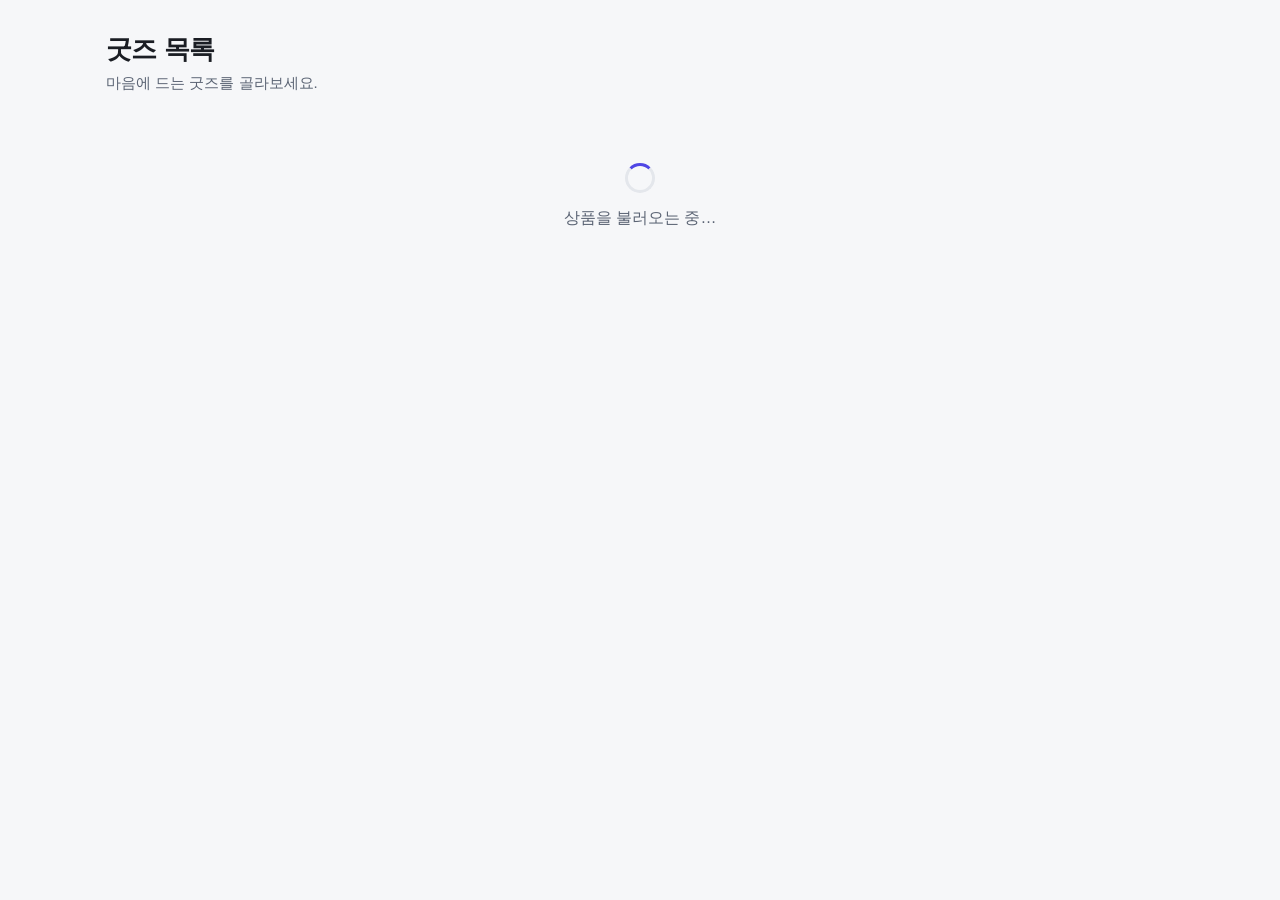
<file: index.html>
<!DOCTYPE html>
<html lang="ko">
<head>
<meta charset="UTF-8">
<meta name="viewport" content="width=device-width, initial-scale=1">
<title>굿즈샵 — 상품 목록</title>
<link rel="stylesheet" href="assets/css/style.css">
</head>
<body>

<div id="header"></div>

<main class="container">
  <h1 class="page-title">굿즈 목록</h1>
  <p class="page-desc">마음에 드는 굿즈를 골라보세요.</p>

  <div id="content">
    <div class="loading"><div class="spinner"></div>상품을 불러오는 중…</div>
  </div>
</main>

<script type="module">
import { supabase, formatWon, escapeHtml, productThumb } from './assets/js/supabase.js';
import { renderHeader } from './assets/js/auth.js';

renderHeader('index.html');

const content = document.getElementById('content');

const { data: products, error } = await supabase
  .from('products')
  .select('id, name, description, price, emoji, image_url, stock')
  .order('id');

if (error) {
  content.innerHTML = `
    <div class="alert alert-error">
      상품을 불러오지 못했습니다: ${escapeHtml(error.message)}
      <div class="form-hint">데이터베이스 설정(SQL 실행)이 끝났는지 확인해 주세요.</div>
    </div>`;
} else if (!products || products.length === 0) {
  content.innerHTML = `
    <div class="empty">
      <span class="emoji">📦</span>
      아직 등록된 상품이 없습니다.
    </div>`;
} else {
  content.innerHTML = `
    <div class="product-grid">
      ${products.map(renderCard).join('')}
    </div>`;
}

function renderCard(p) {
  const soldOut = p.stock <= 0;
  return `
    <article class="product-card">
      ${productThumb(p)}
      <div class="product-body">
        <div class="product-name">${escapeHtml(p.name)}</div>
        <div class="product-desc">${escapeHtml(p.description)}</div>
        <div class="product-price">${formatWon(p.price)}</div>
        <div class="product-stock">${soldOut ? '품절' : `재고 ${p.stock}개`}</div>
        ${soldOut
          ? `<button class="btn btn-block" disabled>품절</button>`
          : `<a class="btn btn-block" href="checkout.html?product=${p.id}">구매하기</a>`}
      </div>
    </article>`;
}
</script>

</body>
</html>
</file>
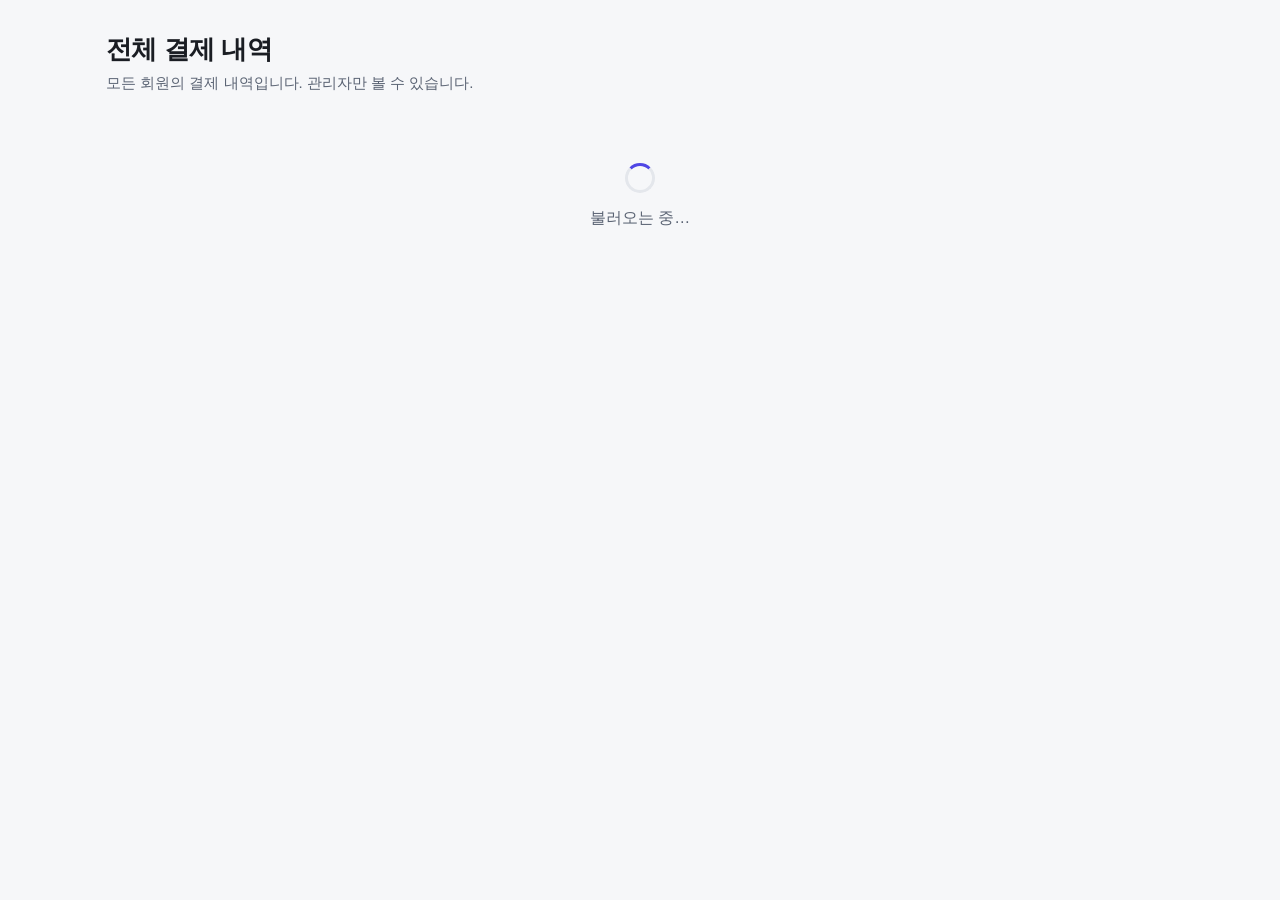
<file: admin.html>
<!DOCTYPE html>
<html lang="ko">
<head>
<meta charset="UTF-8">
<meta name="viewport" content="width=device-width, initial-scale=1">
<title>굿즈샵 — 관리자</title>
<link rel="stylesheet" href="assets/css/style.css">
</head>
<body>

<div id="header"></div>

<main class="container">
  <h1 class="page-title">전체 결제 내역</h1>
  <p class="page-desc">모든 회원의 결제 내역입니다. 관리자만 볼 수 있습니다.</p>

  <div id="content">
    <div class="loading"><div class="spinner"></div>불러오는 중…</div>
  </div>
</main>

<script type="module">
import { supabase, formatWon, formatDate, escapeHtml } from './assets/js/supabase.js';
import { renderHeader, requireAdmin } from './assets/js/auth.js';

renderHeader('admin.html');

const content = document.getElementById('content');

// 화면 차단 (편의용). 진짜 차단은 데이터베이스 RLS가 합니다.
const user = await requireAdmin();
if (!user) throw new Error('not admin');

// profiles(email) 부분이 "주문한 사람의 이메일도 같이 가져와줘" 라는 뜻입니다.
// orders.user_id 가 profiles.id 를 가리키고 있어서 이렇게 한 번에 조회됩니다.
const { data: orders, error } = await supabase
  .from('orders')
  .select(`
    order_code, product_name, quantity, amount, status, method,
    approved_at, created_at, fail_reason,
    profiles ( email )
  `)
  .order('created_at', { ascending: false });

if (error) {
  content.innerHTML = `<div class="alert alert-error">${escapeHtml(error.message)}</div>`;
} else if (!orders.length) {
  content.innerHTML = `
    <div class="empty">
      <span class="emoji">📭</span>
      아직 아무도 결제하지 않았습니다.
    </div>`;
} else {
  const paid     = orders.filter((o) => o.status === 'DONE');
  const revenue  = paid.reduce((sum, o) => sum + o.amount, 0);
  const buyers   = new Set(paid.map((o) => o.profiles?.email)).size;

  content.innerHTML = `
    <div class="card stats">
      ${stat('총 주문', orders.length + '건')}
      ${stat('결제 완료', paid.length + '건')}
      ${stat('구매자 수', buyers + '명')}
      ${stat('총 매출', formatWon(revenue), true)}
    </div>

    <div class="table-wrap">
      <table>
        <thead>
          <tr>
            <th>상품</th>
            <th>주문일시</th>
            <th>구매자</th>
            <th class="num">수량</th>
            <th class="num">금액</th>
            <th>결제수단</th>
            <th>상태</th>
          </tr>
        </thead>
        <tbody>
          ${orders.map(renderRow).join('')}
        </tbody>
      </table>
    </div>`;
}

function stat(label, value, highlight = false) {
  return `
    <div>
      <div class="stat-label">${label}</div>
      <div class="stat-value ${highlight ? 'highlight' : ''}">${value}</div>
    </div>`;
}

function renderRow(o) {
  return `
    <tr>
      <td class="cell-title">
        ${escapeHtml(o.product_name)}
        <div class="order-code">${escapeHtml(o.order_code)}</div>
      </td>
      <td data-label="주문일시">${formatDate(o.created_at)}</td>
      <td data-label="구매자">${escapeHtml(o.profiles?.email ?? '알 수 없음')}</td>
      <td data-label="수량" class="num">${o.quantity}개</td>
      <td data-label="금액" class="num">${formatWon(o.amount)}</td>
      <td data-label="결제수단">${escapeHtml(o.method ?? '-')}</td>
      <td data-label="상태">
        <div>
          <span class="badge badge-${o.status}">${statusLabel(o.status)}</span>
          ${o.status === 'FAILED' && o.fail_reason
            ? `<div class="fail-reason">${escapeHtml(o.fail_reason)}</div>`
            : ''}
        </div>
      </td>
    </tr>`;
}

function statusLabel(status) {
  return {
    DONE: '결제완료',
    PENDING: '결제대기',
    FAILED: '실패',
    CANCELED: '취소됨',
  }[status] ?? status;
}
</script>

</body>
</html>
</file>
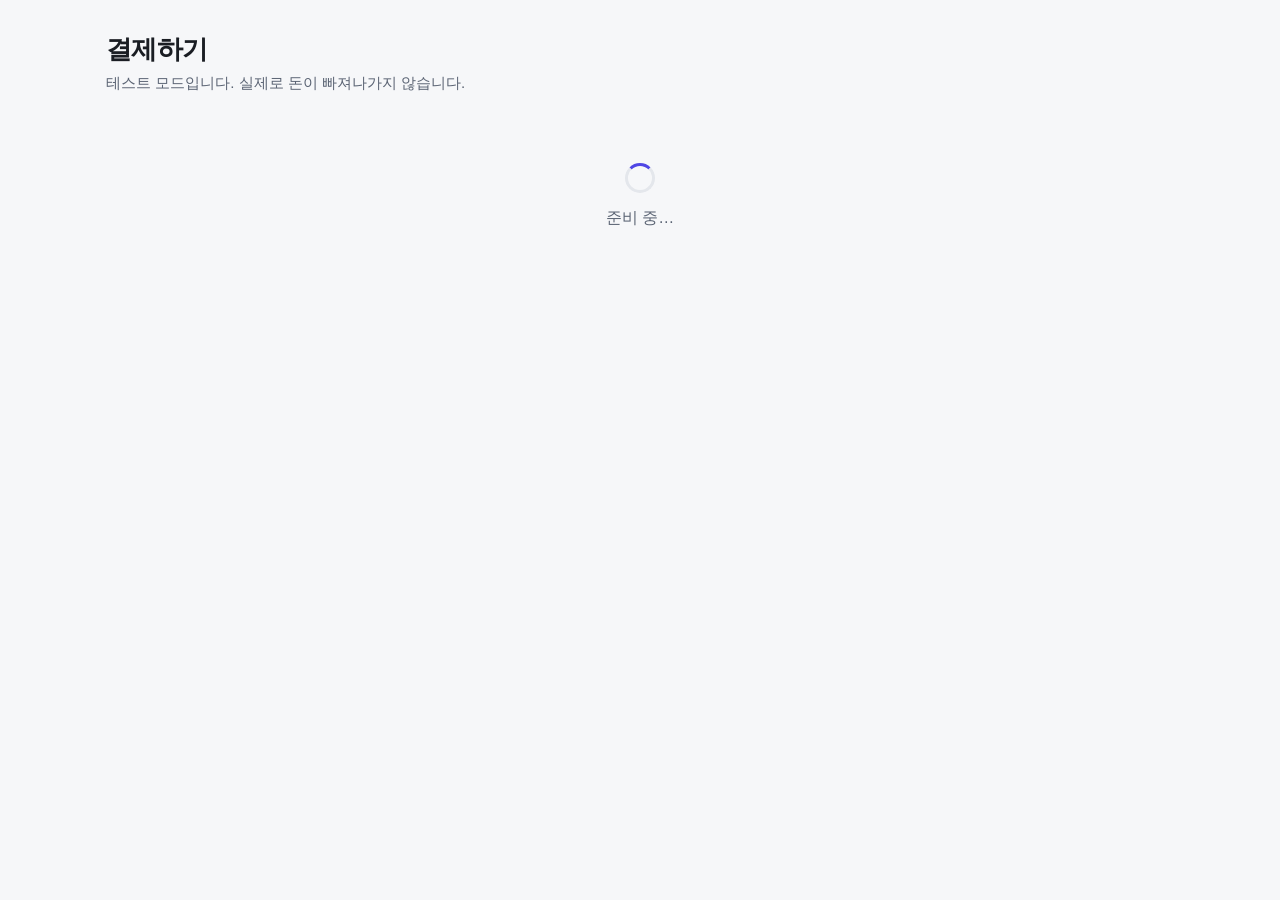
<file: checkout.html>
<!DOCTYPE html>
<html lang="ko">
<head>
<meta charset="UTF-8">
<meta name="viewport" content="width=device-width, initial-scale=1">
<title>굿즈샵 — 결제</title>
<link rel="stylesheet" href="assets/css/style.css">
<script src="https://js.tosspayments.com/v2/standard"></script>
</head>
<body>

<div id="header"></div>

<main class="container">
  <h1 class="page-title">결제하기</h1>
  <p class="page-desc">테스트 모드입니다. 실제로 돈이 빠져나가지 않습니다.</p>

  <div id="content">
    <div class="loading"><div class="spinner"></div>준비 중…</div>
  </div>
</main>

<script type="module">
import { supabase, formatWon, escapeHtml, productThumb } from './assets/js/supabase.js';
import { renderHeader, requireLogin } from './assets/js/auth.js';
import { TOSS_CLIENT_KEY, isTossConfigured, siteUrl } from './assets/js/config.js';

renderHeader('');

const content = document.getElementById('content');

// ---- 1. 로그인 확인 ----------------------------------------
const user = await requireLogin();
if (!user) throw new Error('redirecting');   // login.html 로 이동 중

// ---- 2. 어떤 상품인지 확인 ---------------------------------
const productId = Number(new URLSearchParams(location.search).get('product'));
if (!productId) {
  showError('어떤 상품인지 알 수 없습니다.', '상품 목록에서 다시 선택해 주세요.');
  throw new Error('no product');
}

const { data: product, error: productError } = await supabase
  .from('products')
  .select('id, name, description, price, emoji, image_url, stock')
  .eq('id', productId)
  .maybeSingle();

if (productError || !product) {
  showError('상품을 찾을 수 없습니다.', productError?.message ?? '판매가 중단된 상품일 수 있습니다.');
  throw new Error('product not found');
}

if (!isTossConfigured()) {
  showError(
    '토스페이먼츠 설정이 필요합니다.',
    'assets/js/config.js 의 TOSS_CLIENT_KEY 를 채워주세요.'
  );
  throw new Error('toss not configured');
}

// ---- 3. 화면 그리기 ----------------------------------------
const maxQty = Math.min(product.stock, 10);

content.innerHTML = `
  <div class="checkout-layout">
    <!-- 폰: 상품 → 결제수단 → 금액·결제버튼 순서 / PC: 왼쪽 결제수단, 오른쪽 상품·금액 -->

    <div class="card checkout-item">
      <div class="order-item">
        ${productThumb(product)}
        <div style="min-width:0">
          <div class="order-item-name">${escapeHtml(product.name)}</div>
          <div class="order-item-desc">${escapeHtml(product.description)}</div>
        </div>
      </div>

      <div class="form-row">
        <label for="qty">수량</label>
        <select id="qty">
          ${Array.from({ length: maxQty }, (_, i) =>
            `<option value="${i + 1}">${i + 1}개</option>`).join('')}
        </select>
      </div>
    </div>

    <div class="checkout-widgets">
      <div id="payment-method"></div>
      <div id="agreement"></div>
    </div>

    <div class="card checkout-pay">
      <div class="summary" style="border-top:none;margin-top:0;padding-top:0">
        <div class="summary-row">
          <span>상품 금액</span><span id="unit">${formatWon(product.price)}</span>
        </div>
        <div class="summary-row">
          <span>수량</span><span id="qty-label">1개</span>
        </div>
        <div class="summary-row total">
          <span>총 결제금액</span><span id="total">${formatWon(product.price)}</span>
        </div>
      </div>

      <div id="pay-message" style="margin-top:14px"></div>

      <button class="btn btn-block btn-lg" id="pay-btn" style="margin-top:14px">
        ${formatWon(product.price)} 결제하기
      </button>
    </div>
  </div>`;

const qtySelect  = document.getElementById('qty');
const qtyLabel   = document.getElementById('qty-label');
const totalLabel = document.getElementById('total');
const payBtn     = document.getElementById('pay-btn');
const payMessage = document.getElementById('pay-message');

// ---- 4. 토스 결제위젯 띄우기 --------------------------------
// customerKey: 이 사람을 구분하는 값. 로그인 계정 ID를 씁니다.
const widgets = TossPayments(TOSS_CLIENT_KEY).widgets({ customerKey: user.id });

let amount = product.price;

await widgets.setAmount({ currency: 'KRW', value: amount });
await Promise.all([
  widgets.renderPaymentMethods({ selector: '#payment-method', variantKey: 'DEFAULT' }),
  widgets.renderAgreement({ selector: '#agreement', variantKey: 'AGREEMENT' }),
]);

qtySelect.addEventListener('change', async () => {
  const qty = Number(qtySelect.value);
  amount = product.price * qty;
  qtyLabel.textContent = `${qty}개`;
  totalLabel.textContent = formatWon(amount);
  payBtn.textContent = `${formatWon(amount)} 결제하기`;
  await widgets.setAmount({ currency: 'KRW', value: amount });
});

// ---- 5. 결제 요청 ------------------------------------------
payBtn.addEventListener('click', async () => {
  payBtn.disabled = true;
  payBtn.textContent = '주문 생성 중…';
  payMessage.innerHTML = '';

  try {
    // ★ 금액은 보내지 않습니다. 데이터베이스가 직접 계산합니다.
    //    (자세한 이유는 ARCH.md의 create_order 설명 참고)
    const { data, error } = await supabase.rpc('create_order', {
      p_product_id: product.id,
      p_quantity: Number(qtySelect.value),
    });

    if (error) throw new Error(error.message);

    const order = Array.isArray(data) ? data[0] : data;
    if (!order?.order_code) throw new Error('주문 생성에 실패했습니다.');

    // 데이터베이스가 계산한 금액을 최종 기준으로 삼습니다.
    if (order.amount !== amount) {
      amount = order.amount;
      await widgets.setAmount({ currency: 'KRW', value: amount });
    }

    payBtn.textContent = '결제창으로 이동 중…';

    await widgets.requestPayment({
      orderId:   order.order_code,
      orderName: order.product_name,
      successUrl: siteUrl('success.html'),
      failUrl:    siteUrl('fail.html'),
      customerEmail: user.email,
    });
    // 여기서 토스 결제창으로 넘어갑니다.
  } catch (err) {
    payMessage.innerHTML =
      `<div class="alert alert-error">${escapeHtml(err.message ?? '결제를 시작하지 못했습니다.')}</div>`;
    payBtn.disabled = false;
    payBtn.textContent = `${formatWon(amount)} 결제하기`;
  }
});

function showError(title, detail) {
  content.innerHTML = `
    <div class="result">
      <div class="icon">⚠️</div>
      <h1>${escapeHtml(title)}</h1>
      <p>${escapeHtml(detail)}</p>
      <a class="btn" href="index.html">상품 목록으로</a>
    </div>`;
}
</script>

</body>
</html>
</file>
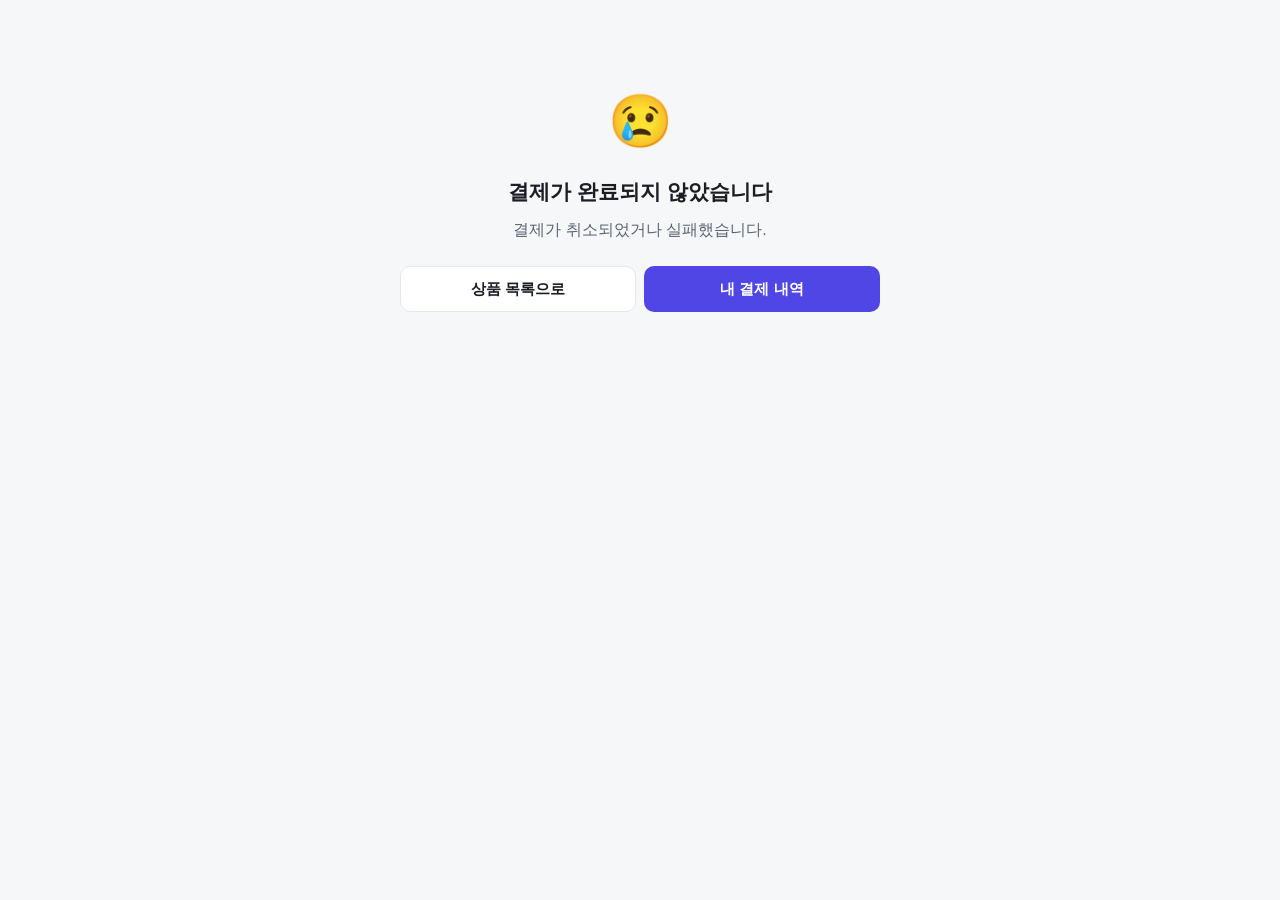
<file: fail.html>
<!DOCTYPE html>
<html lang="ko">
<head>
<meta charset="UTF-8">
<meta name="viewport" content="width=device-width, initial-scale=1">
<title>굿즈샵 — 결제 실패</title>
<link rel="stylesheet" href="assets/css/style.css">
</head>
<body>

<div id="header"></div>

<main class="container">
  <div class="result">
    <div class="icon">😢</div>
    <h1>결제가 완료되지 않았습니다</h1>
    <p id="reason">결제가 취소되었거나 실패했습니다.</p>

    <div class="card" id="detail" hidden>
      <div class="summary" style="border-top:none;margin-top:0;padding-top:0">
        <div class="summary-row"><span>오류 코드</span><span id="code">-</span></div>
        <div class="summary-row"><span>주문번호</span><span id="order" style="font-size:12px">-</span></div>
      </div>
    </div>

    <div style="display:flex;gap:8px;margin-top:20px">
      <a class="btn btn-secondary btn-block" href="index.html">상품 목록으로</a>
      <a class="btn btn-block" href="orders.html">내 결제 내역</a>
    </div>
  </div>
</main>

<script type="module">
import { escapeHtml } from './assets/js/supabase.js';
import { renderHeader } from './assets/js/auth.js';

renderHeader('');

// 토스가 실패 사유를 쿼리로 붙여서 보내줍니다.
const params  = new URLSearchParams(location.search);
const code    = params.get('code');
const message = params.get('message');
const orderId = params.get('orderId');

if (message) {
  document.getElementById('reason').textContent = message;
}

if (code || orderId) {
  document.getElementById('detail').hidden = false;
  document.getElementById('code').textContent  = code ?? '-';
  document.getElementById('order').textContent = orderId ?? '-';
}

// 사용자가 직접 취소한 경우는 오류가 아니므로 문구를 부드럽게 바꿉니다.
if (code === 'PAY_PROCESS_CANCELED') {
  document.querySelector('.result h1').textContent = '결제를 취소했습니다';
  document.getElementById('reason').textContent =
    '언제든 다시 결제하실 수 있습니다.';
}
</script>

</body>
</html>
</file>
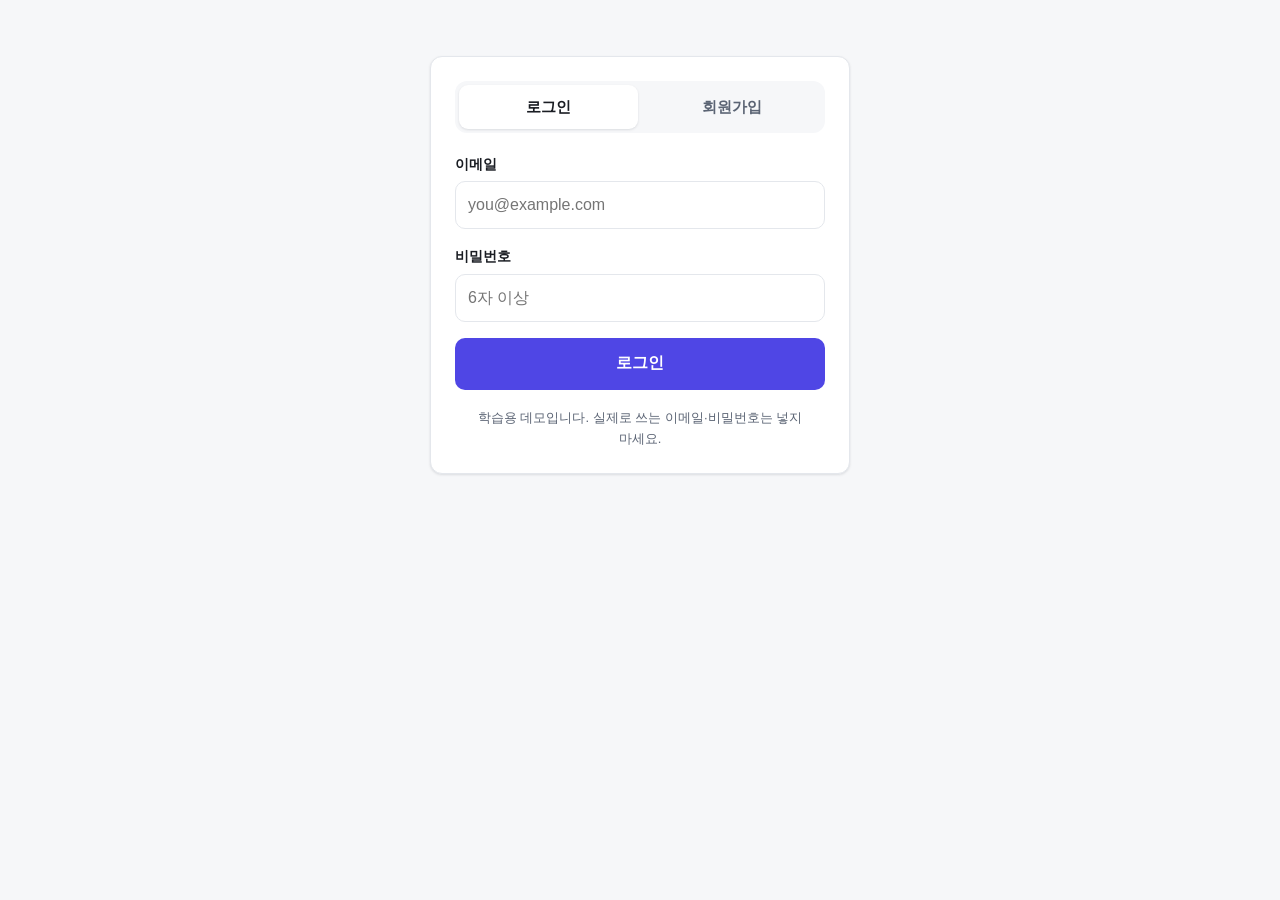
<file: login.html>
<!DOCTYPE html>
<html lang="ko">
<head>
<meta charset="UTF-8">
<meta name="viewport" content="width=device-width, initial-scale=1">
<title>굿즈샵 — 로그인 / 회원가입</title>
<link rel="stylesheet" href="assets/css/style.css">
</head>
<body>

<div id="header"></div>

<main class="container">
  <div class="card auth-card">

    <div class="tabs">
      <button type="button" id="tab-login" class="active">로그인</button>
      <button type="button" id="tab-signup">회원가입</button>
    </div>

    <div id="message"></div>

    <form id="auth-form">
      <div class="form-row">
        <label for="email">이메일</label>
        <input type="email" id="email" required autocomplete="email" inputmode="email"
               autocapitalize="off" spellcheck="false"
               placeholder="you@example.com">
      </div>

      <div class="form-row">
        <label for="password">비밀번호</label>
        <input type="password" id="password" required minlength="6"
               autocomplete="current-password" placeholder="6자 이상">
        <div class="form-hint" id="password-hint"></div>
      </div>

      <button type="submit" class="btn btn-block btn-lg" id="submit-btn">로그인</button>
    </form>

    <div class="form-hint" style="margin-top:18px;text-align:center">
      학습용 데모입니다. 실제로 쓰는 이메일·비밀번호는 넣지 마세요.
    </div>
  </div>
</main>

<script type="module">
import { supabase, escapeHtml } from './assets/js/supabase.js';
import { renderHeader } from './assets/js/auth.js';

renderHeader('login.html');

const form       = document.getElementById('auth-form');
const emailInput = document.getElementById('email');
const pwInput    = document.getElementById('password');
const pwHint     = document.getElementById('password-hint');
const submitBtn  = document.getElementById('submit-btn');
const message    = document.getElementById('message');
const tabLogin   = document.getElementById('tab-login');
const tabSignup  = document.getElementById('tab-signup');

// 로그인 후 돌아갈 페이지 (예: login.html?next=checkout.html%3Fproduct%3D2)
const nextPage = new URLSearchParams(location.search).get('next') || 'index.html';

let mode = 'login';   // 'login' 또는 'signup'

tabLogin.addEventListener('click', () => setMode('login'));
tabSignup.addEventListener('click', () => setMode('signup'));

function setMode(next) {
  mode = next;
  tabLogin.classList.toggle('active', mode === 'login');
  tabSignup.classList.toggle('active', mode === 'signup');
  submitBtn.textContent = mode === 'login' ? '로그인' : '회원가입';
  pwInput.autocomplete = mode === 'login' ? 'current-password' : 'new-password';
  pwHint.textContent = mode === 'signup' ? '6자 이상 입력해 주세요.' : '';
  message.innerHTML = '';
}

function showMessage(text, type = 'error') {
  message.innerHTML = `<div class="alert alert-${type}">${escapeHtml(text)}</div>`;
}

form.addEventListener('submit', async (event) => {
  event.preventDefault();
  submitBtn.disabled = true;
  submitBtn.textContent = '처리 중…';
  message.innerHTML = '';

  const email = emailInput.value.trim();
  const password = pwInput.value;

  try {
    if (mode === 'signup') {
      const { data, error } = await supabase.auth.signUp({ email, password });
      if (error) throw error;

      // 이메일 인증이 꺼져 있으면 가입 즉시 세션이 생겨 바로 로그인 상태가 됩니다.
      if (!data.session) {
        showMessage(
          '가입은 됐지만 자동 로그인되지 않았습니다. ' +
          'Supabase의 "Confirm email" 설정이 켜져 있는지 확인해 주세요.',
          'warning'
        );
        return;
      }
    } else {
      const { error } = await supabase.auth.signInWithPassword({ email, password });
      if (error) throw error;
    }

    window.location.replace(nextPage);
  } catch (err) {
    showMessage(translateError(err.message));
  } finally {
    submitBtn.disabled = false;
    submitBtn.textContent = mode === 'login' ? '로그인' : '회원가입';
  }
});

// Supabase가 돌려주는 영어 에러를 알아보기 쉬운 한국어로 바꿔줍니다.
function translateError(raw) {
  const map = {
    'Invalid login credentials': '이메일 또는 비밀번호가 맞지 않습니다.',
    'User already registered': '이미 가입된 이메일입니다. 로그인 탭에서 로그인해 주세요.',
    'Email not confirmed': '이메일 인증이 필요한 상태입니다. Supabase에서 "Confirm email"을 꺼주세요.',
    'Password should be at least 6 characters': '비밀번호는 6자 이상이어야 합니다.',
  };
  for (const [en, ko] of Object.entries(map)) {
    if (raw.includes(en)) return ko;
  }
  return raw;
}

// 이미 로그인돼 있으면 굳이 이 페이지에 머물 필요가 없습니다.
const { data } = await supabase.auth.getSession();
if (data.session) window.location.replace(nextPage);
</script>

</body>
</html>
</file>
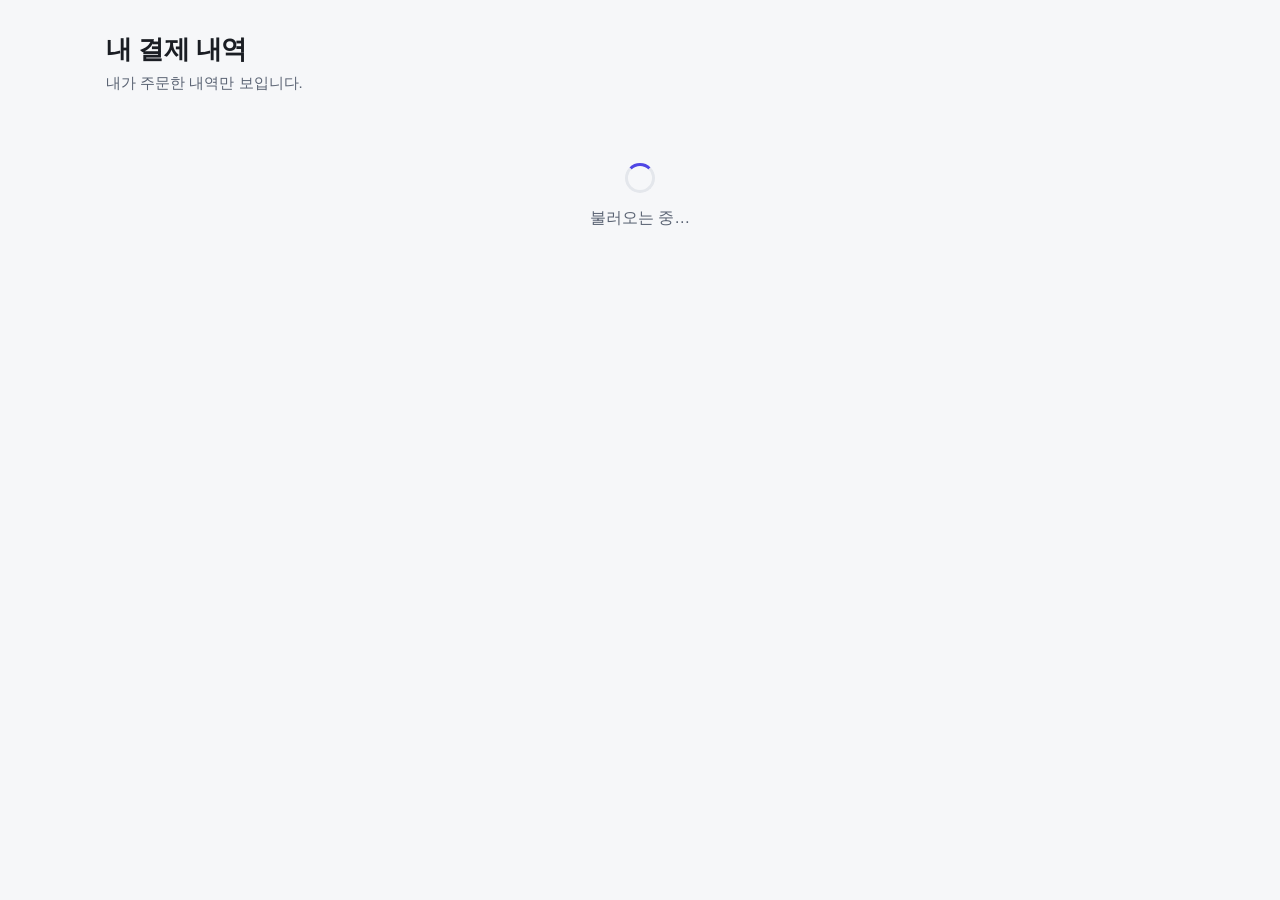
<file: orders.html>
<!DOCTYPE html>
<html lang="ko">
<head>
<meta charset="UTF-8">
<meta name="viewport" content="width=device-width, initial-scale=1">
<title>굿즈샵 — 내 결제 내역</title>
<link rel="stylesheet" href="assets/css/style.css">
</head>
<body>

<div id="header"></div>

<main class="container">
  <h1 class="page-title">내 결제 내역</h1>
  <p class="page-desc">내가 주문한 내역만 보입니다.</p>

  <div id="content">
    <div class="loading"><div class="spinner"></div>불러오는 중…</div>
  </div>
</main>

<script type="module">
import { supabase, formatWon, formatDate, escapeHtml } from './assets/js/supabase.js';
import { renderHeader, requireLogin } from './assets/js/auth.js';

renderHeader('orders.html');

const content = document.getElementById('content');

const user = await requireLogin();
if (!user) throw new Error('redirecting');

// user_id 조건을 따로 걸지 않아도 됩니다.
// 데이터베이스의 RLS 규칙이 "본인 주문만" 자동으로 걸러줍니다.
const { data: orders, error } = await supabase
  .from('orders')
  .select('order_code, product_name, quantity, amount, status, method, approved_at, created_at, fail_reason')
  .order('created_at', { ascending: false });

if (error) {
  content.innerHTML = `<div class="alert alert-error">${escapeHtml(error.message)}</div>`;
} else if (!orders.length) {
  content.innerHTML = `
    <div class="empty">
      <span class="emoji">🧾</span>
      아직 결제 내역이 없습니다.
      <div style="margin-top:16px"><a class="btn" href="index.html">굿즈 보러 가기</a></div>
    </div>`;
} else {
  const paid = orders.filter((o) => o.status === 'DONE');
  const total = paid.reduce((sum, o) => sum + o.amount, 0);

  content.innerHTML = `
    <div class="card stats">
      <div>
        <div class="stat-label">결제 완료</div>
        <div class="stat-value">${paid.length}건</div>
      </div>
      <div>
        <div class="stat-label">총 결제금액</div>
        <div class="stat-value highlight">${formatWon(total)}</div>
      </div>
    </div>

    <div class="table-wrap">
      <table>
        <thead>
          <tr>
            <th>상품</th>
            <th>주문일시</th>
            <th class="num">수량</th>
            <th class="num">금액</th>
            <th>결제수단</th>
            <th>상태</th>
          </tr>
        </thead>
        <tbody>
          ${orders.map(renderRow).join('')}
        </tbody>
      </table>
    </div>`;
}

function renderRow(o) {
  return `
    <tr>
      <td class="cell-title">
        ${escapeHtml(o.product_name)}
        <div class="order-code">${escapeHtml(o.order_code)}</div>
      </td>
      <td data-label="주문일시">${formatDate(o.created_at)}</td>
      <td data-label="수량" class="num">${o.quantity}개</td>
      <td data-label="금액" class="num">${formatWon(o.amount)}</td>
      <td data-label="결제수단">${escapeHtml(o.method ?? '-')}</td>
      <td data-label="상태">
        <div>
          <span class="badge badge-${o.status}">${statusLabel(o.status)}</span>
          ${o.status === 'FAILED' && o.fail_reason
            ? `<div class="fail-reason">${escapeHtml(o.fail_reason)}</div>`
            : ''}
        </div>
      </td>
    </tr>`;
}

function statusLabel(status) {
  return {
    DONE: '결제완료',
    PENDING: '결제대기',
    FAILED: '실패',
    CANCELED: '취소됨',
  }[status] ?? status;
}
</script>

</body>
</html>
</file>
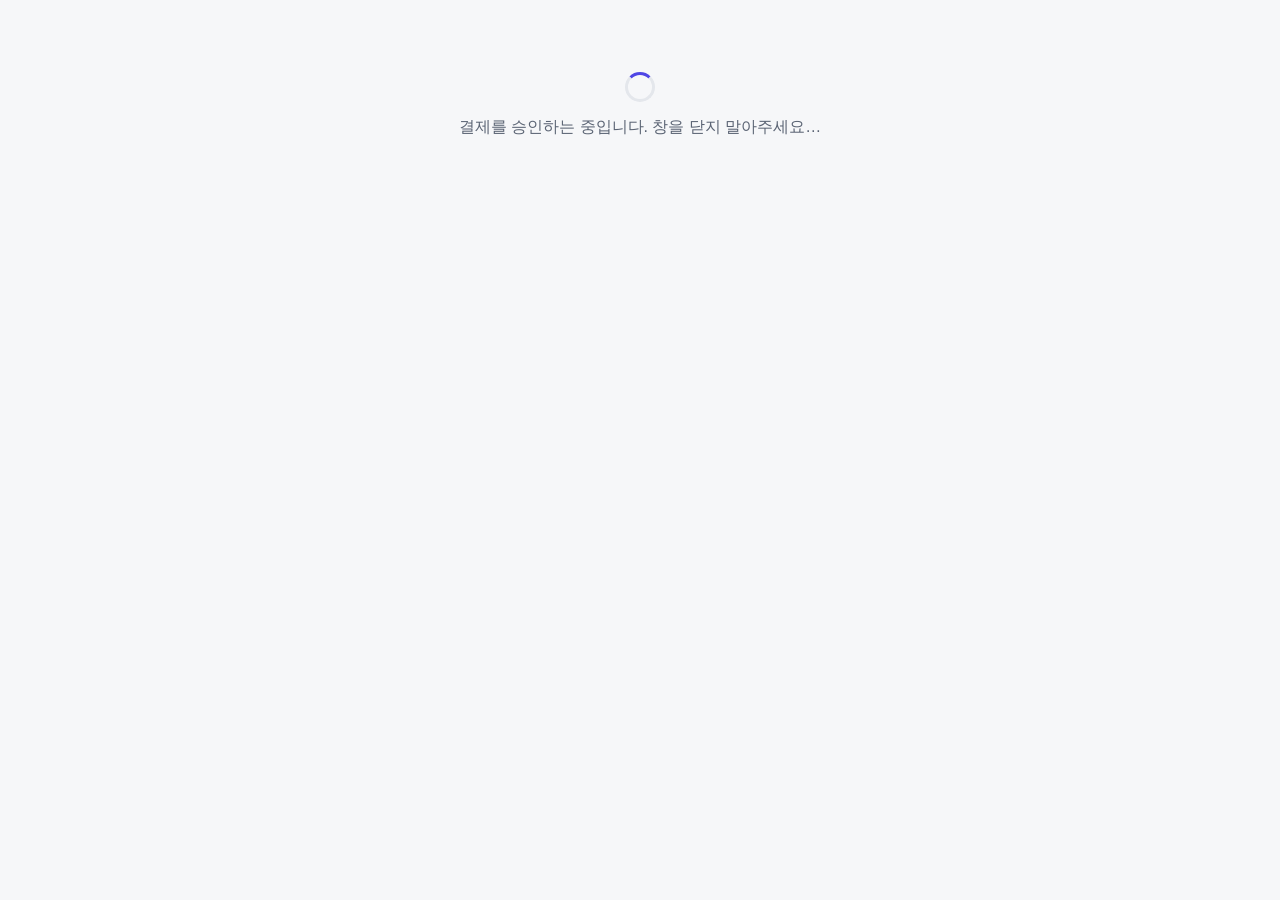
<file: success.html>
<!DOCTYPE html>
<html lang="ko">
<head>
<meta charset="UTF-8">
<meta name="viewport" content="width=device-width, initial-scale=1">
<title>굿즈샵 — 결제 처리 중</title>
<link rel="stylesheet" href="assets/css/style.css">
</head>
<body>

<div id="header"></div>

<main class="container">
  <div id="content">
    <div class="loading">
      <div class="spinner"></div>
      결제를 승인하는 중입니다. 창을 닫지 말아주세요…
    </div>
  </div>
</main>

<script type="module">
import { supabase, formatWon, formatDate, escapeHtml } from './assets/js/supabase.js';
import { renderHeader, requireLogin } from './assets/js/auth.js';

renderHeader('');

const content = document.getElementById('content');

const user = await requireLogin();
if (!user) throw new Error('redirecting');

// 토스가 붙여서 돌려보낸 값들
const params     = new URLSearchParams(location.search);
const paymentKey = params.get('paymentKey');
const orderCode  = params.get('orderId');      // 우리 DB의 order_code
const amount     = Number(params.get('amount'));

if (!paymentKey || !orderCode || !amount) {
  showResult('⚠️', '잘못된 접근입니다', '결제 정보가 없습니다. 상품 목록에서 다시 시도해 주세요.');
  throw new Error('missing params');
}

// ------------------------------------------------------------
// Edge Function 에게 "이 결제 승인해줘" 요청
//
// 로그인 토큰은 supabase-js 가 자동으로 붙여줍니다.
// 서버는 이 토큰으로 "정말 이 사람 주문이 맞는지", "금액이 맞는지"를
// 다시 확인한 뒤에야 토스에 승인을 요청합니다.
// ------------------------------------------------------------
const { data, error } = await supabase.functions.invoke('confirm-payment', {
  body: { paymentKey, orderCode, amount },
});

if (error) {
  // Edge Function 이 에러를 반환하면 본문에 자세한 메시지가 들어 있습니다.
  let detail = error.message;
  try {
    const body = await error.context?.json?.();
    if (body?.message) detail = body.message;
  } catch { /* 본문을 못 읽으면 기본 메시지 사용 */ }

  showResult('❌', '결제 승인에 실패했습니다', detail, 'orders.html', '내 결제 내역 보기');
} else {
  const order = data.order;
  content.innerHTML = `
    <div class="result">
      <div class="icon">✅</div>
      <h1>결제가 완료되었습니다</h1>
      <p>테스트 결제라 실제로 돈이 빠져나가지 않았습니다.</p>

      <div class="card">
        <div class="summary" style="border-top:none;margin-top:0;padding-top:0">
          <div class="summary-row"><span>상품</span><span>${escapeHtml(order.product_name)}</span></div>
          <div class="summary-row"><span>수량</span><span>${order.quantity}개</span></div>
          <div class="summary-row"><span>결제수단</span><span>${escapeHtml(order.method ?? '-')}</span></div>
          <div class="summary-row"><span>주문번호</span>
            <span style="font-size:12px">${escapeHtml(order.order_code)}</span></div>
          <div class="summary-row"><span>승인시각</span><span>${formatDate(order.approved_at)}</span></div>
          <div class="summary-row total"><span>결제금액</span><span>${formatWon(order.amount)}</span></div>
        </div>
      </div>

      <div style="display:flex;gap:8px;margin-top:20px">
        <a class="btn btn-secondary btn-block" href="index.html">쇼핑 계속하기</a>
        <a class="btn btn-block" href="orders.html">내 결제 내역</a>
      </div>
    </div>`;
}

function showResult(icon, title, detail, href = 'index.html', label = '상품 목록으로') {
  content.innerHTML = `
    <div class="result">
      <div class="icon">${icon}</div>
      <h1>${escapeHtml(title)}</h1>
      <p>${escapeHtml(detail)}</p>
      <a class="btn" href="${href}">${escapeHtml(label)}</a>
    </div>`;
}
</script>

</body>
</html>
</file>
<file: assets/css/style.css>
/* ============================================================
   굿즈 판매 사이트 - 전 페이지 공용 스타일
   ============================================================
   "모바일 우선" 으로 작성했습니다.
   - 아무 조건 없는 스타일 = 폰 화면 기준
   - @media (min-width: 640px)  = 태블릿부터 덧붙이는 스타일
   - @media (min-width: 1024px) = PC부터 덧붙이는 스타일
   - 손가락으로 누르는 곳은 높이 44px 이상으로 둡니다.
   ============================================================ */

:root {
  --bg: #f6f7f9;
  --surface: #ffffff;
  --border: #e4e7ec;
  --text: #1a1d23;
  --text-muted: #5b6474;
  --primary: #4f46e5;
  --primary-hover: #4338ca;
  --danger: #dc2626;
  --success: #059669;
  --warning: #b45309;
  --radius: 12px;
  --shadow: 0 1px 3px rgba(16, 24, 40, 0.08), 0 1px 2px rgba(16, 24, 40, 0.04);
  --max-width: 1100px;
  --tap: 44px;               /* 최소 터치 높이 */
}

* { box-sizing: border-box; }

html {
  -webkit-text-size-adjust: 100%;
  text-size-adjust: 100%;
}

html, body {
  margin: 0;
  padding: 0;
}

body {
  background: var(--bg);
  color: var(--text);
  font-family: "Pretendard", -apple-system, BlinkMacSystemFont, "Segoe UI",
               "Apple SD Gothic Neo", "Malgun Gothic", sans-serif;
  font-size: 16px;
  line-height: 1.6;
  -webkit-font-smoothing: antialiased;
  -webkit-tap-highlight-color: transparent;
  word-break: keep-all;      /* 한글 단어 중간에서 줄이 끊기지 않게 */
  overflow-wrap: anywhere;
}

img { max-width: 100%; display: block; }

/* ---------- 레이아웃 ---------- */

.container {
  max-width: var(--max-width);
  margin: 0 auto;
  padding: 0 16px;
}

main.container {
  padding-top: 20px;
  padding-bottom: 56px;
}

/* ---------- 헤더 ---------- */

.site-header {
  background: var(--surface);
  border-bottom: 1px solid var(--border);
  position: sticky;
  top: 0;
  z-index: 50;
}

.site-header .inner {
  max-width: var(--max-width);
  margin: 0 auto;
  padding: 8px 16px;
  display: flex;
  flex-wrap: wrap;
  align-items: center;
  gap: 4px 12px;
}

.site-header .brand {
  font-weight: 800;
  font-size: 18px;
  color: var(--text);
  text-decoration: none;
  white-space: nowrap;
  min-height: var(--tap);
  display: inline-flex;
  align-items: center;
}

/* 폰: 메뉴가 브랜드 아래 한 줄을 통째로 쓰고, 넘치면 옆으로 밀어서 봅니다 */
.site-header nav {
  order: 3;
  width: 100%;
  display: flex;
  align-items: center;
  gap: 4px;
  overflow-x: auto;
  scrollbar-width: none;
}

.site-header nav::-webkit-scrollbar { display: none; }

.site-header nav a {
  flex: none;
  color: var(--text-muted);
  text-decoration: none;
  min-height: var(--tap);
  padding: 0 12px;
  display: inline-flex;
  align-items: center;
  border-radius: 8px;
  font-size: 15px;
  font-weight: 600;
}

.site-header nav a.active {
  color: var(--primary);
  background: #eef2ff;
}

.site-header nav .btn { flex: none; margin-left: auto; }

.user-chip {
  font-size: 13px;
  color: var(--text-muted);
  background: var(--bg);
  border: 1px solid var(--border);
  padding: 4px 10px;
  border-radius: 999px;
  white-space: nowrap;
  max-width: 100%;
  overflow: hidden;
  text-overflow: ellipsis;
}

.user-chip.admin {
  background: #eef2ff;
  border-color: #c7d2fe;
  color: var(--primary);
  font-weight: 600;
}

/* 폰에서는 이메일 칩을 브랜드 옆에 둡니다 */
.site-header .user-chip { margin-left: auto; }

/* ---------- 제목 ---------- */

.page-title {
  font-size: 22px;
  font-weight: 800;
  margin: 0 0 4px;
  letter-spacing: -0.02em;
  line-height: 1.35;
}

.page-desc {
  color: var(--text-muted);
  margin: 0 0 20px;
  font-size: 15px;
}

/* ---------- 카드 ---------- */

.card {
  background: var(--surface);
  border: 1px solid var(--border);
  border-radius: var(--radius);
  box-shadow: var(--shadow);
  padding: 18px;
}

.stats {
  display: grid;
  grid-template-columns: repeat(2, minmax(0, 1fr));
  gap: 16px;
  margin-bottom: 16px;
}

.stat-label { font-size: 13px; color: var(--text-muted); }
.stat-value { font-size: 20px; font-weight: 800; }
.stat-value.highlight { color: var(--primary); }

/* ---------- 상품 그리드 ---------- */

.product-grid {
  display: grid;
  grid-template-columns: repeat(2, minmax(0, 1fr));   /* 폰: 2열 */
  gap: 12px;
}

.product-card {
  background: var(--surface);
  border: 1px solid var(--border);
  border-radius: var(--radius);
  box-shadow: var(--shadow);
  overflow: hidden;
  display: flex;
  flex-direction: column;
}

.product-thumb {
  aspect-ratio: 1 / 1;
  background: #f1f2f5;
  display: grid;
  place-items: center;
  font-size: 44px;
  line-height: 1;
  overflow: hidden;
}

.product-thumb img {
  width: 100%;
  height: 100%;
  object-fit: cover;
}

.product-body {
  padding: 12px;
  display: flex;
  flex-direction: column;
  gap: 4px;
  flex: 1;
}

/* 긴 상품명은 두 줄까지만 보여줍니다 */
.product-name {
  font-weight: 700;
  font-size: 15px;
  line-height: 1.4;
  display: -webkit-box;
  -webkit-line-clamp: 2;
  -webkit-box-orient: vertical;
  overflow: hidden;
}

.product-desc {
  color: var(--text-muted);
  font-size: 13px;
  flex: 1;
}

.product-price { font-weight: 800; font-size: 17px; margin-top: 2px; }
.product-stock { font-size: 13px; color: var(--text-muted); margin-bottom: 6px; }

/* ---------- 결제 화면 ---------- */

/* 폰: 상품 → 결제수단 → 금액·결제버튼 (위에서 아래로 한 번에 진행) */
.checkout-layout {
  display: grid;
  grid-template-columns: minmax(0, 1fr);
  grid-template-areas:
    "item"
    "widgets"
    "pay";
  gap: 16px;
  align-items: start;
}

.checkout-item    { grid-area: item; }
.checkout-widgets { grid-area: widgets; min-width: 0; }
.checkout-pay     { grid-area: pay; }
.checkout-item .form-row { margin-bottom: 0; }

.order-item {
  display: flex;
  gap: 14px;
  align-items: center;
  margin-bottom: 16px;
}

.order-item .product-thumb {
  width: 72px;
  height: 72px;
  flex: none;
  border-radius: 10px;
  font-size: 30px;
}

.order-item-name { font-weight: 700; line-height: 1.4; }
.order-item-desc { font-size: 13px; color: var(--text-muted); }

/* ---------- 버튼 ---------- */

.btn {
  display: inline-flex;
  align-items: center;
  justify-content: center;
  gap: 6px;
  min-height: var(--tap);
  background: var(--primary);
  color: #fff;
  border: 1px solid transparent;
  border-radius: 10px;
  padding: 10px 16px;
  font-size: 15px;
  font-weight: 700;
  font-family: inherit;
  cursor: pointer;
  text-decoration: none;
  touch-action: manipulation;
  transition: background 0.15s ease;
}

.btn:active:not(:disabled) { background: var(--primary-hover); }

.btn:disabled {
  opacity: 0.55;
  cursor: not-allowed;
}

.btn-block { width: 100%; }
.btn-lg { min-height: 52px; font-size: 16px; }

.btn-secondary {
  background: var(--surface);
  color: var(--text);
  border-color: var(--border);
}

.btn-secondary:active:not(:disabled) { background: var(--bg); }

.btn-sm { min-height: 36px; padding: 6px 12px; font-size: 14px; }

/* 키보드로 이동할 때 어디에 있는지 잘 보이게 */
a:focus-visible,
button:focus-visible,
select:focus-visible,
input:focus-visible {
  outline: 3px solid rgba(79, 70, 229, 0.45);
  outline-offset: 2px;
}

/* ---------- 폼 ---------- */

.form-row { margin-bottom: 16px; }

.form-row label {
  display: block;
  font-size: 14px;
  font-weight: 600;
  margin-bottom: 6px;
}

/* 글자 크기 16px 미만이면 아이폰이 입력할 때 화면을 확대해 버립니다 */
.form-row input,
.form-row select {
  width: 100%;
  min-height: 48px;
  padding: 10px 12px;
  border: 1px solid var(--border);
  border-radius: 10px;
  font-size: 16px;
  font-family: inherit;
  background: var(--surface);
  color: var(--text);
}

.form-row input:focus,
.form-row select:focus {
  outline: none;
  border-color: var(--primary);
  box-shadow: 0 0 0 3px rgba(79, 70, 229, 0.15);
}

.form-hint {
  font-size: 13px;
  color: var(--text-muted);
  margin-top: 6px;
}

/* ---------- 탭 ---------- */

.tabs {
  display: flex;
  gap: 4px;
  background: var(--bg);
  padding: 4px;
  border-radius: 12px;
  margin-bottom: 20px;
}

.tabs button {
  flex: 1;
  min-height: var(--tap);
  border: none;
  background: transparent;
  border-radius: 9px;
  font-size: 15px;
  font-weight: 700;
  font-family: inherit;
  color: var(--text-muted);
  cursor: pointer;
}

.tabs button.active {
  background: var(--surface);
  color: var(--text);
  box-shadow: var(--shadow);
}

.auth-card {
  max-width: 420px;
  margin: 8px auto 0;
}

/* ---------- 알림 메시지 ---------- */

.alert {
  padding: 12px 14px;
  border-radius: 10px;
  font-size: 15px;
  margin-bottom: 16px;
  border: 1px solid transparent;
}

.alert-error   { background: #fef2f2; color: #991b1b; border-color: #fecaca; }
.alert-success { background: #ecfdf5; color: #065f46; border-color: #a7f3d0; }
.alert-info    { background: #eff6ff; color: #1e40af; border-color: #bfdbfe; }
.alert-warning { background: #fffbeb; color: #92400e; border-color: #fde68a; }

/* ---------- 주문 내역 표 ---------- */
/* 폰: 표 대신 "주문 1건 = 카드 1장" 으로 보여줍니다.
   각 칸의 제목은 td 의 data-label 값을 앞에 붙여서 표시합니다. */

.table-wrap {
  background: transparent;
}

table {
  width: 100%;
  border-collapse: collapse;
  font-size: 15px;
}

table thead { display: none; }

table tbody tr {
  display: block;
  background: var(--surface);
  border: 1px solid var(--border);
  border-radius: var(--radius);
  box-shadow: var(--shadow);
  padding: 10px 14px;
  margin-bottom: 10px;
}

table tbody td {
  display: flex;
  justify-content: space-between;
  align-items: baseline;
  gap: 12px;
  padding: 6px 0;
  text-align: right;
}

table tbody td::before {
  content: attr(data-label);
  flex: none;
  color: var(--text-muted);
  font-size: 13px;
  text-align: left;
}

/* 상품명 칸은 카드 제목처럼 크게 */
table tbody td.cell-title {
  display: block;
  text-align: left;
  font-weight: 700;
  padding-bottom: 8px;
  margin-bottom: 4px;
  border-bottom: 1px solid var(--border);
}

table tbody td.cell-title::before { content: none; }

.order-code { font-size: 12px; font-weight: 400; color: var(--text-muted); }

.num { font-variant-numeric: tabular-nums; }

/* ---------- 상태 배지 ---------- */

.badge {
  display: inline-block;
  padding: 3px 10px;
  border-radius: 999px;
  font-size: 13px;
  font-weight: 700;
  white-space: nowrap;
}

.badge-DONE     { background: #ecfdf5; color: var(--success); }
.badge-PENDING  { background: #fffbeb; color: var(--warning); }
.badge-FAILED   { background: #fef2f2; color: var(--danger); }
.badge-CANCELED { background: #f3f4f6; color: var(--text-muted); }

.fail-reason { font-size: 12px; color: var(--danger); margin-top: 3px; }

/* ---------- 상태 표시 ---------- */

.empty {
  text-align: center;
  padding: 48px 16px;
  color: var(--text-muted);
}

.empty .emoji { font-size: 40px; display: block; margin-bottom: 10px; }

.loading {
  text-align: center;
  padding: 40px 16px;
  color: var(--text-muted);
}

.spinner {
  width: 30px;
  height: 30px;
  border: 3px solid var(--border);
  border-top-color: var(--primary);
  border-radius: 50%;
  margin: 0 auto 12px;
  animation: spin 0.7s linear infinite;
}

@keyframes spin { to { transform: rotate(360deg); } }

/* ---------- 결제 결과 화면 ---------- */

.result {
  max-width: 480px;
  margin: 24px auto;
  text-align: center;
}

.result .icon { font-size: 52px; margin-bottom: 12px; }
.result h1 { font-size: 21px; margin: 0 0 8px; }
.result p { color: var(--text-muted); margin: 0 0 24px; }

.summary {
  text-align: left;
  border-top: 1px solid var(--border);
  margin-top: 20px;
  padding-top: 16px;
}

.summary-row {
  display: flex;
  justify-content: space-between;
  gap: 16px;
  padding: 7px 0;
  font-size: 15px;
}

.summary-row span:first-child { color: var(--text-muted); flex: none; }
.summary-row span:last-child { font-weight: 600; text-align: right; }

.summary-row.total {
  border-top: 1px solid var(--border);
  margin-top: 8px;
  padding-top: 14px;
  font-size: 17px;
}

.summary-row.total span:last-child { color: var(--primary); font-weight: 800; }

/* ---------- 학습용 프로젝트 안내 띠 ---------- */

.demo-banner {
  background: #fffbeb;
  border-bottom: 1px solid #fde68a;
  color: #92400e;
  font-size: 13px;
  text-align: center;
  padding: 6px 16px;
}

/* ============================================================
   태블릿 (640px 이상)
   ============================================================ */

@media (min-width: 640px) {
  main.container { padding-top: 32px; padding-bottom: 64px; }

  /* 메뉴가 브랜드와 같은 줄 오른쪽으로 */
  .site-header .inner { flex-wrap: nowrap; gap: 16px; padding: 10px 16px; }
  .site-header nav { order: 0; width: auto; margin-left: auto; overflow: visible; }
  .site-header .user-chip { margin-left: 0; max-width: 220px; }
  .site-header nav .btn { margin-left: 0; }

  .page-title { font-size: 26px; }
  .page-desc { margin-bottom: 28px; }
  .card { padding: 24px; }

  .stats { display: flex; flex-wrap: wrap; gap: 40px; margin-bottom: 20px; }
  .stat-value { font-size: 22px; }

  .product-grid { grid-template-columns: repeat(3, minmax(0, 1fr)); gap: 16px; }
  .product-body { padding: 14px 16px 16px; }
  .product-name { font-size: 16px; }
  .product-price { font-size: 18px; }

  .auth-card { margin-top: 24px; }
  .result { margin: 48px auto; }

  /* 주문 내역: 다시 진짜 표로 */
  .table-wrap {
    overflow-x: auto;
    background: var(--surface);
    border: 1px solid var(--border);
    border-radius: var(--radius);
    box-shadow: var(--shadow);
  }

  table { font-size: 14px; }
  table thead { display: table-header-group; }

  thead th {
    text-align: left;
    font-size: 13px;
    font-weight: 700;
    color: var(--text-muted);
    padding: 12px 14px;
    border-bottom: 1px solid var(--border);
    background: var(--bg);
    white-space: nowrap;
  }

  table tbody tr {
    display: table-row;
    background: none;
    border: none;
    border-radius: 0;
    box-shadow: none;
    padding: 0;
    margin: 0;
  }

  table tbody td,
  table tbody td.cell-title {
    display: table-cell;
    text-align: left;
    font-weight: inherit;
    padding: 12px 14px;
    margin: 0;
    border-bottom: 1px solid var(--border);
    vertical-align: middle;
  }

  table tbody td::before { content: none; }
  table tbody tr:last-child td { border-bottom: none; }

  th.num, td.num { text-align: right; white-space: nowrap; }
}

/* ============================================================
   PC (1024px 이상)
   ============================================================ */

@media (min-width: 1024px) {
  .product-grid { grid-template-columns: repeat(4, minmax(0, 1fr)); gap: 20px; }

  .checkout-layout {
    grid-template-columns: minmax(0, 1fr) minmax(0, 380px);
    grid-template-rows: auto 1fr;
    grid-template-areas:
      "widgets item"
      "widgets pay";
    gap: 16px 24px;
  }
}

/* ============================================================
   마우스가 있는 기기에서만 hover 효과
   (폰에서 손가락을 뗀 뒤에도 효과가 남는 현상 방지)
   ============================================================ */

@media (hover: hover) {
  .product-card { transition: transform 0.15s ease, box-shadow 0.15s ease; }
  .product-card:hover {
    transform: translateY(-3px);
    box-shadow: 0 8px 20px rgba(16, 24, 40, 0.1);
  }
  .site-header nav a:hover { background: var(--bg); color: var(--text); }
  .btn:hover:not(:disabled) { background: var(--primary-hover); }
  .btn-secondary:hover:not(:disabled) { background: var(--bg); }
}

@media (prefers-reduced-motion: reduce) {
  * { transition: none !important; animation-duration: 0.01ms !important; }
}
</file>
